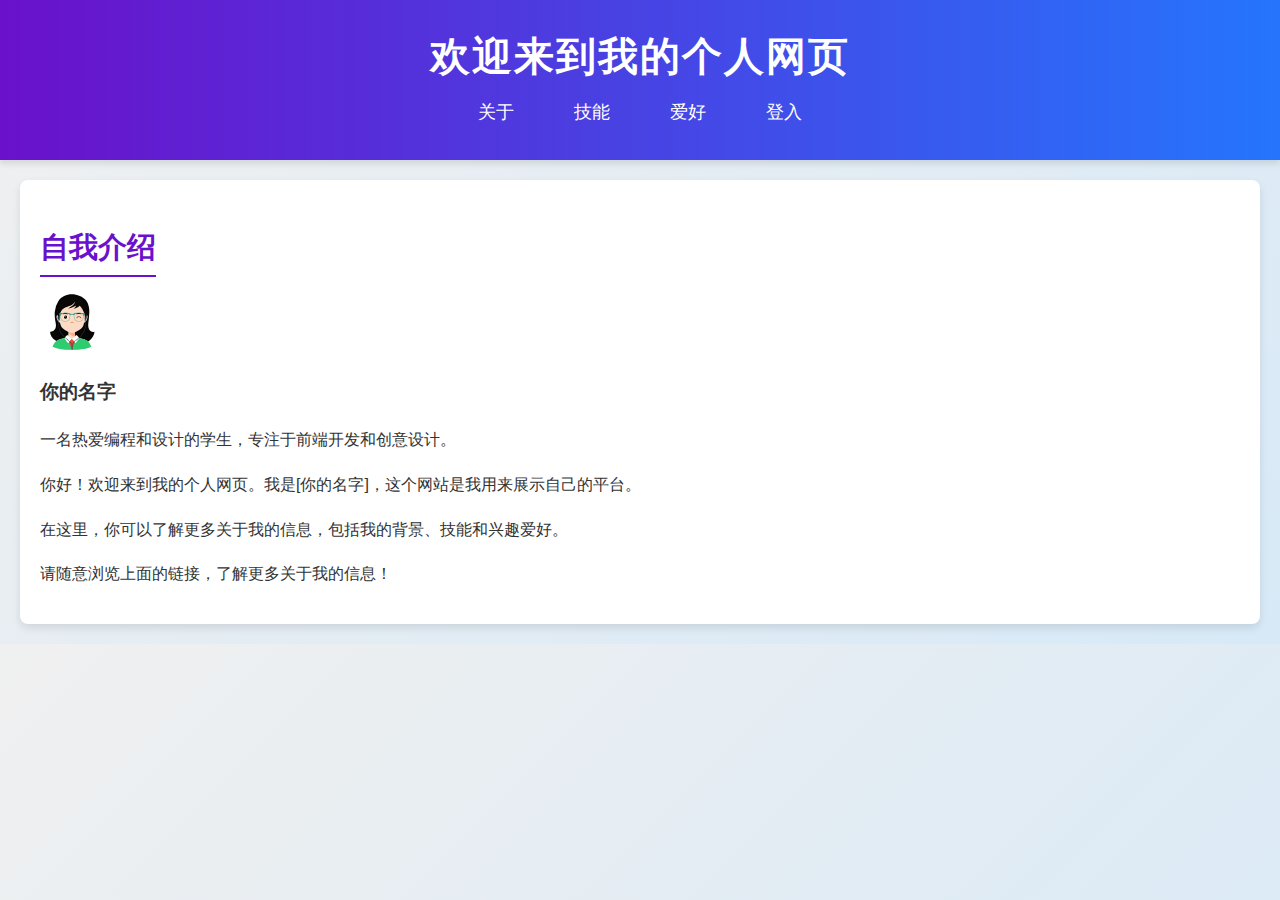
<file: index.html>
<!DOCTYPE html>
<html lang="zh">

<head>
  <meta charset="UTF-8">
  <meta name="viewport" content="width=device-width, initial-scale=1.0">
  <title>自我介绍</title>
  <link rel="stylesheet" href="style.css">
</head>

<body>
  <header>
    <h1>欢迎来到我的个人网页</h1>
    <nav>
      <ul>
        <li><a href="about.html">关于</a></li>
        <li><a href="skills.html">技能</a></li>
        <li><a href="hobbies.html">爱好</a></li>
        <li><a href="login.html">登入</a></li>
      </ul>
    </nav>
  </header>
  <main>
    <h2>自我介绍</h2>
    <section class="avatar">
      <img src="avatar.svg" alt="我的头像" class="avatar-img">
      <div class="avatar-info">
        <h3>你的名字</h3>
        <p>一名热爱编程和设计的学生，专注于前端开发和创意设计。</p>
      </div>
    </section>
    <p>你好！欢迎来到我的个人网页。我是[你的名字]，这个网站是我用来展示自己的平台。</p>
    <p>在这里，你可以了解更多关于我的信息，包括我的背景、技能和兴趣爱好。</p>
    <p>请随意浏览上面的链接，了解更多关于我的信息！</p>
  </main>
</body>

</html>
</file>
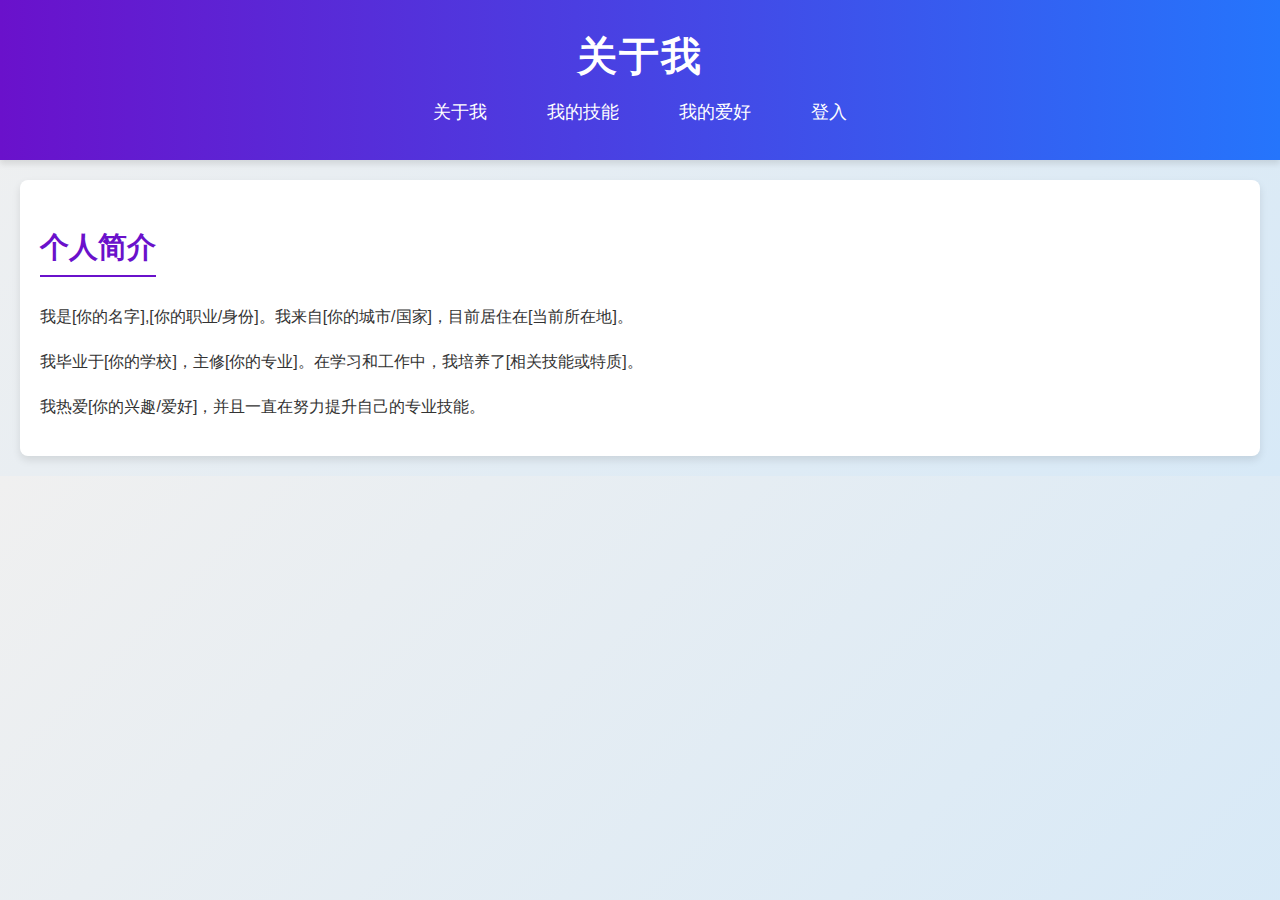
<file: about.html>
<!DOCTYPE html>
<html lang="zh">

<head>
    <meta charset="UTF-8">
    <meta name="viewport" content="width=device-width, initial-scale=1.0">
    <title>关于我</title>
    <link rel="stylesheet" href="style.css">
</head>

<body>
    <header>
        <h1>关于我</h1>
        <nav>
            <ul>
                <li><a href="about.html">关于我</a></li>
                <li><a href="skills.html">我的技能</a></li>
                <li><a href="hobbies.html">我的爱好</a></li>
                <li><a href="login.html">登入</a></li>
            </ul>
        </nav>
    </header>
    <main>
        <h2>个人简介</h2>
        <p>我是[你的名字],[你的职业/身份]。我来自[你的城市/国家]，目前居住在[当前所在地]。</p>
        <p>我毕业于[你的学校]，主修[你的专业]。在学习和工作中，我培养了[相关技能或特质]。</p>
        <p>我热爱[你的兴趣/爱好]，并且一直在努力提升自己的专业技能。</p>
    </main>
</body>

</html>
</file>
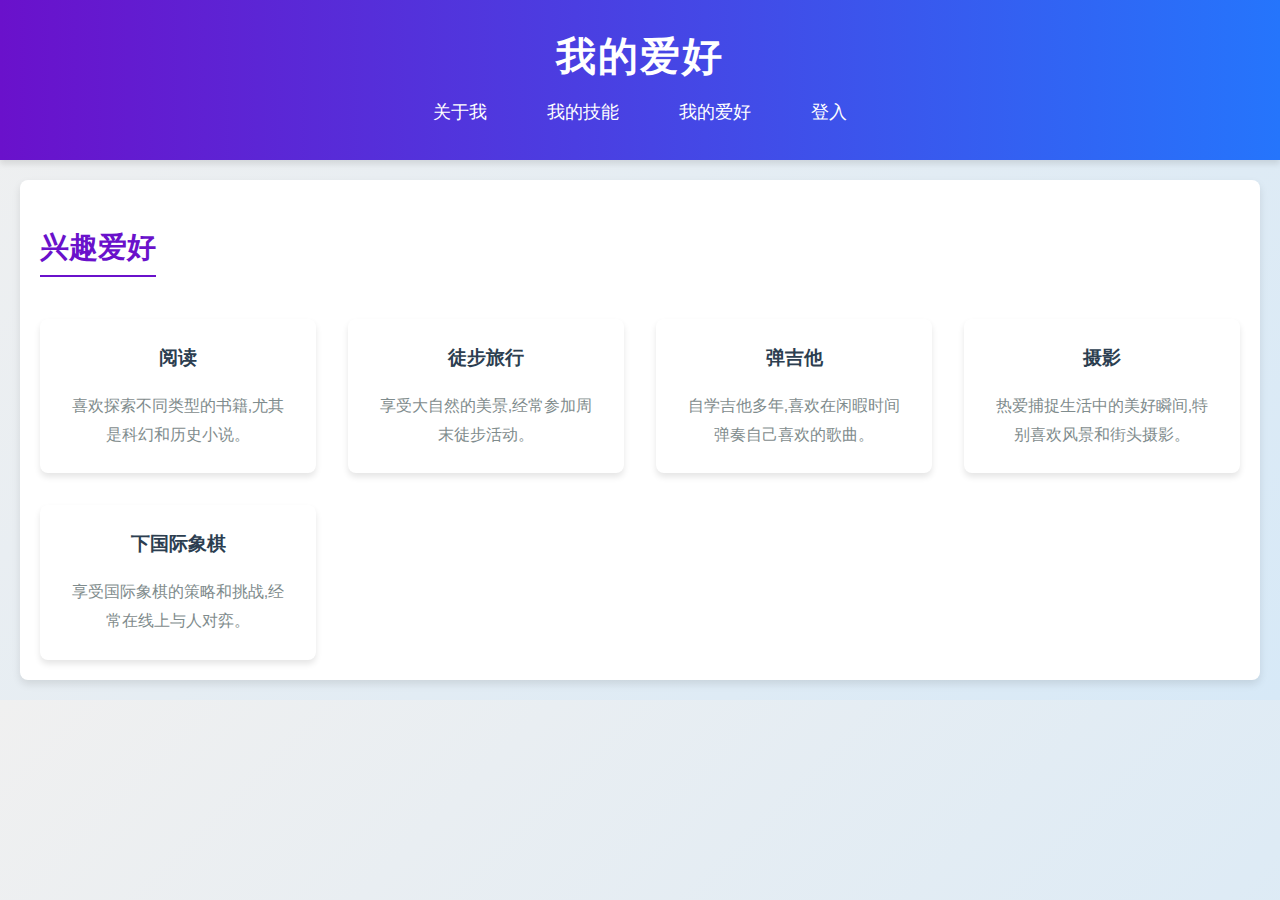
<file: hobbies.html>
<!DOCTYPE html>
<html lang="zh">

<head>
    <meta charset="UTF-8">
    <meta name="viewport" content="width=device-width, initial-scale=1.0">
    <title>我的爱好</title>
    <link rel="stylesheet" href="style.css">
</head>

<body>
    <header>
        <h1>我的爱好</h1>
        <nav>
            <ul>
                <li><a href="about.html">关于我</a></li>
                <li><a href="skills.html">我的技能</a></li>
                <li><a href="hobbies.html">我的爱好</a></li>
                <li><a href="login.html">登入</a></li>
            </ul>
        </nav>
    </header>
    <main>
        <h2>兴趣爱好</h2>
        <div class="hobbies-grid">
            <div class="hobby-card">
                <i class="fas fa-book"></i>
                <h3>阅读</h3>
                <p>喜欢探索不同类型的书籍,尤其是科幻和历史小说。</p>
            </div>
            <div class="hobby-card">
                <i class="fas fa-hiking"></i>
                <h3>徒步旅行</h3>
                <p>享受大自然的美景,经常参加周末徒步活动。</p>
            </div>
            <div class="hobby-card">
                <i class="fas fa-guitar"></i>
                <h3>弹吉他</h3>
                <p>自学吉他多年,喜欢在闲暇时间弹奏自己喜欢的歌曲。</p>
            </div>
            <div class="hobby-card">
                <i class="fas fa-camera"></i>
                <h3>摄影</h3>
                <p>热爱捕捉生活中的美好瞬间,特别喜欢风景和街头摄影。</p>
            </div>
            <div class="hobby-card">
                <i class="fas fa-chess"></i>
                <h3>下国际象棋</h3>
                <p>享受国际象棋的策略和挑战,经常在线上与人对弈。</p>
            </div>
        </div>
    </main>
</body>

</html>

<style>
    .hobbies-grid {
        display: grid;
        grid-template-columns: repeat(auto-fit, minmax(250px, 1fr));
        gap: 2rem;
        margin-top: 2rem;
    }

    .hobby-card {
        background-color: #fff;
        border-radius: 8px;
        box-shadow: 0 4px 6px rgba(0, 0, 0, 0.1);
        padding: 1.5rem;
        text-align: center;
        transition: transform 0.3s ease, box-shadow 0.3s ease;
    }

    .hobby-card:hover {
        transform: translateY(-5px);
        box-shadow: 0 6px 12px rgba(0, 0, 0, 0.15);
    }

    .hobby-card i {
        font-size: 3rem;
        color: #3498db;
        margin-bottom: 1rem;
    }

    .hobby-card h3 {
        color: #2c3e50;
        margin-top: 0;
    }

    .hobby-card p {
        margin-bottom: 0;
        color: #7f8c8d;
    }

    @media (max-width: 768px) {
        .hobbies-grid {
            grid-template-columns: 1fr;
        }
    }
</style>
</file>
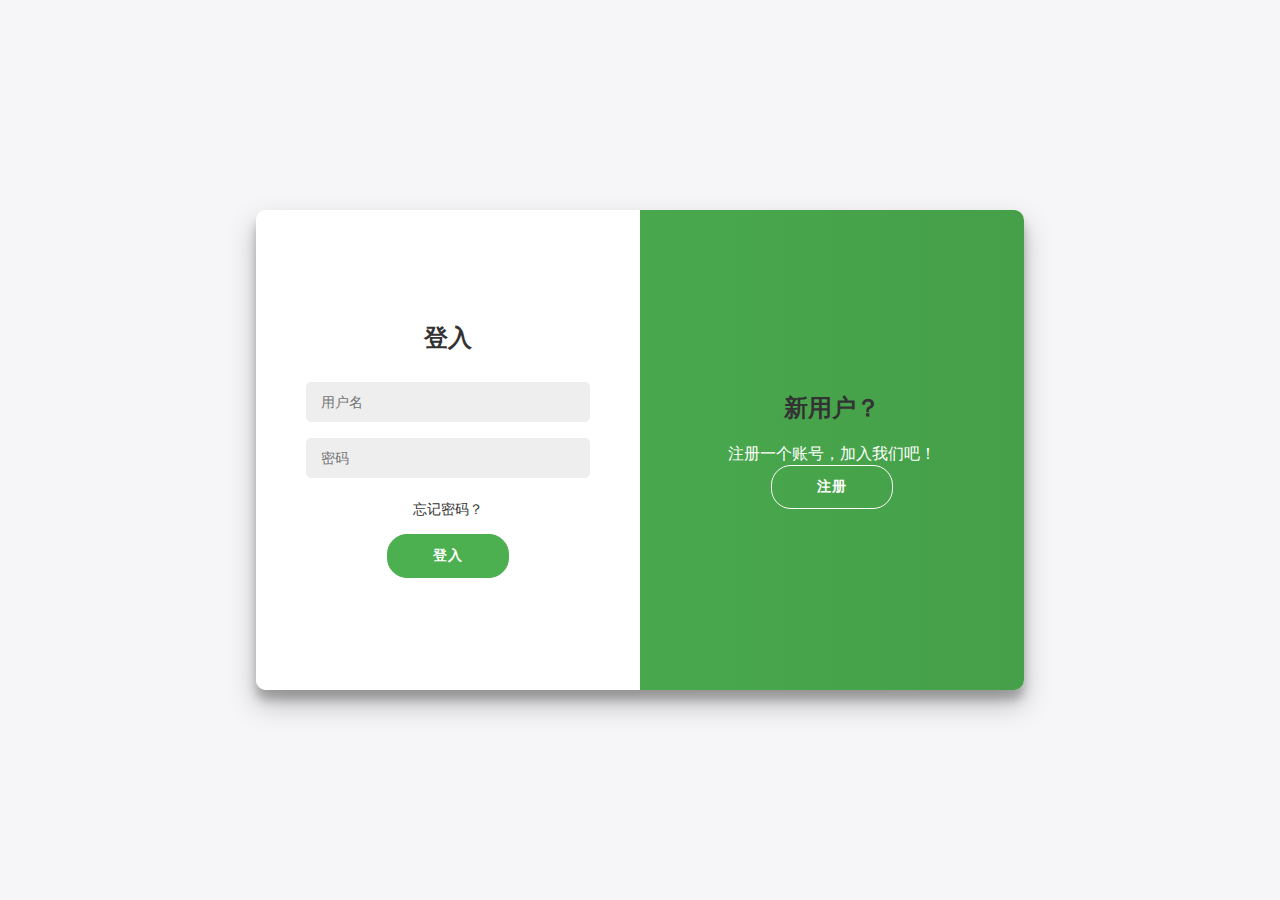
<file: login.html>
<!DOCTYPE html>
<html lang="zh">

<head>
    <meta charset="UTF-8">
    <meta name="viewport" content="width=device-width, initial-scale=1.0">
    <title>登入注册页面</title>
    <link rel="stylesheet" href="login.css">
</head>

<body>
    <div class="container">
        <div class="form-container login-container">
            <form action="#" method="post">
                <h2>登入</h2>
                <input type="text" placeholder="用户名" required>
                <input type="password" placeholder="密码" required>
                <a href="#">忘记密码？</a>
                <button type="submit">登入</button>
            </form>
        </div>
        <div class="form-container register-container">
            <form action="#" method="post">
                <h2>注册</h2>
                <input type="text" placeholder="用户名" required>
                <input type="email" placeholder="邮箱" required>
                <input type="password" placeholder="密码" required>
                <button type="submit">注册</button>
            </form>
        </div>
        <div class="overlay-container">
            <div class="overlay">
                <div class="overlay-panel overlay-left">
                    <h2>欢迎回来！</h2>
                    <p>请输入您的信息以便登录。</p>
                    <button class="ghost" id="login">登入</button>
                </div>
                <div class="overlay-panel overlay-right">
                    <h2>新用户？</h2>
                    <p>注册一个账号，加入我们吧！</p>
                    <button class="ghost" id="register">注册</button>
                </div>
            </div>
        </div>
    </div>
</body>

</html>
</file>
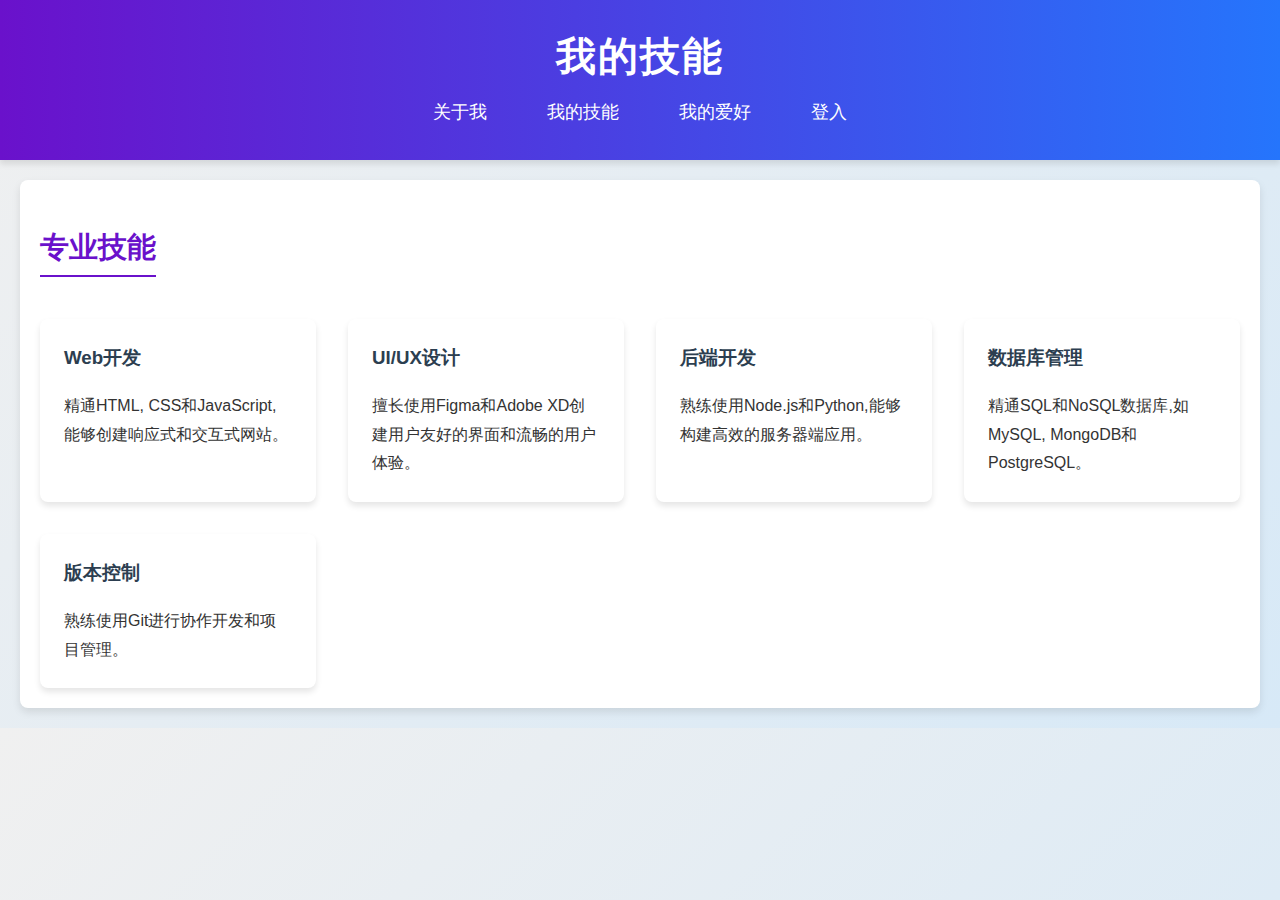
<file: skills.html>
<!DOCTYPE html>
<html lang="zh">

<head>
    <meta charset="UTF-8">
    <meta name="viewport" content="width=device-width, initial-scale=1.0">
    <title>我的技能</title>
    <link rel="stylesheet" href="style.css">
</head>

<body>
    <header>
        <h1>我的技能</h1>
        <nav>
            <ul>
                <li><a href="about.html">关于我</a></li>
                <li><a href="skills.html">我的技能</a></li>
                <li><a href="hobbies.html">我的爱好</a></li>
                <li><a href="login.html">登入</a></li>
            </ul>
        </nav>
    </header>
    <main>
        <h2>专业技能</h2>
        <div class="skills-grid">
            <div class="skill-card">
                <h3>Web开发</h3>
                <p>精通HTML, CSS和JavaScript,能够创建响应式和交互式网站。</p>
            </div>
            <div class="skill-card">
                <h3>UI/UX设计</h3>
                <p>擅长使用Figma和Adobe XD创建用户友好的界面和流畅的用户体验。</p>
            </div>
            <div class="skill-card">
                <h3>后端开发</h3>
                <p>熟练使用Node.js和Python,能够构建高效的服务器端应用。</p>
            </div>
            <div class="skill-card">
                <h3>数据库管理</h3>
                <p>精通SQL和NoSQL数据库,如MySQL, MongoDB和PostgreSQL。</p>
            </div>
            <div class="skill-card">
                <h3>版本控制</h3>
                <p>熟练使用Git进行协作开发和项目管理。</p>
            </div>
        </div>
    </main>
</body>

</html>

<style>
    .skills-grid {
        display: grid;
        grid-template-columns: repeat(auto-fit, minmax(250px, 1fr));
        gap: 2rem;
        margin-top: 2rem;
    }

    .skill-card {
        background-color: #fff;
        border-radius: 8px;
        box-shadow: 0 4px 6px rgba(0, 0, 0, 0.1);
        padding: 1.5rem;
        transition: transform 0.3s ease;
    }

    .skill-card:hover {
        transform: translateY(-5px);
    }

    .skill-card h3 {
        color: #2c3e50;
        margin-top: 0;
    }

    .skill-card p {
        margin-bottom: 0;
    }

    @media (max-width: 768px) {
        .skills-grid {
            grid-template-columns: 1fr;
        }
    }
</style>
</file>
<file: style.css>
body {
  font-family: 'Arial', sans-serif;
  line-height: 1.6;
  margin: 0;
  padding: 0;
  background: linear-gradient(135deg, #f0f0f0, #d7e9f7);
  color: #333;
}

header {
  background: linear-gradient(90deg, #6a11cb, #2575fc);
  color: white;
  text-align: center;
  padding: 1.5rem 0;
  box-shadow: 0 4px 6px rgba(0, 0, 0, 0.1);
}

header h1 {
  margin: 0;
  font-size: 2.5rem;
  letter-spacing: 2px;
}

nav {
  display: flex;
  justify-content: center;
  padding: 10px 0;
}

nav ul {
  display: flex;
  list-style: none;
  margin: 0;
  padding: 0;
}

nav ul li {
  margin: 0 15px;
}

nav ul li a {
  text-decoration: none;
  color: white;
  font-size: 1.1rem;
  padding: 8px 15px;
  border-radius: 5px;
  transition: background-color 0.3s, transform 0.2s;
}

nav ul li a:hover {
  background-color: #ffe400;
  color: #333;
  transform: scale(1.1);
}

main {
  padding: 20px;
  max-width: 1200px;
  margin: 20px auto;
  background: white;
  box-shadow: 0 4px 8px rgba(0, 0, 0, 0.1);
  border-radius: 8px;
}

main h2 {
  font-size: 1.8rem;
  margin-bottom: 10px;
  color: #6a11cb;
  border-bottom: 2px solid #6a11cb;
  display: inline-block;
  padding-bottom: 5px;
}

main p {
  margin-bottom: 15px;
  font-size: 1rem;
  line-height: 1.8;
}

nav ul li a:hover {
  color: white;
  background: rgba(255, 255, 255, 0.3);
  padding: 5px 10px;
  border-radius: 4px;
}

@media (max-width: 768px) {
  nav ul li {
    display: block;
    margin-bottom: 10px;
  }

  header h1 {
    font-size: 2rem;
  }
}
</file>
<file: login.css>
* {
    box-sizing: border-box;
    margin: 0;
    padding: 0;
}

body {
    font-family: 'Noto Sans SC', sans-serif;
    background: #f6f5f7;
    display: flex;
    justify-content: center;
    align-items: center;
    flex-direction: column;
    height: 100vh;
}

.container {
    background-color: #fff;
    border-radius: 10px;
    box-shadow: 0 14px 28px rgba(0, 0, 0, 0.25), 0 10px 10px rgba(0, 0, 0, 0.22);
    position: relative;
    overflow: hidden;
    width: 768px;
    max-width: 100%;
    min-height: 480px;
}

.form-container {
    position: absolute;
    top: 0;
    height: 100%;
    transition: all 0.6s ease-in-out;
}

.login-container {
    left: 0;
    width: 50%;
    z-index: 2;
}

.register-container {
    left: 0;
    width: 50%;
    opacity: 0;
    z-index: 1;
}

form {
    background-color: #FFFFFF;
    display: flex;
    align-items: center;
    justify-content: center;
    flex-direction: column;
    padding: 0 50px;
    height: 100%;
    text-align: center;
}

h2 {
    font-weight: bold;
    margin-bottom: 20px;
    color: #333;
}

input {
    background-color: #eee;
    border: none;
    border-radius: 5px;
    padding: 12px 15px;
    margin: 8px 0;
    width: 100%;
    font-size: 14px;
}

button {
    border-radius: 20px;
    border: 1px solid #4CAF50;
    background-color: #4CAF50;
    color: #FFFFFF;
    font-size: 14px;
    font-weight: bold;
    padding: 12px 45px;
    letter-spacing: 1px;
    text-transform: uppercase;
    transition: transform 80ms ease-in;
    cursor: pointer;
}

button:active {
    transform: scale(0.95);
}

button:focus {
    outline: none;
}

button.ghost {
    background-color: transparent;
    border-color: #FFFFFF;
}

a {
    color: #333;
    font-size: 14px;
    text-decoration: none;
    margin: 15px 0;
}

.overlay-container {
    position: absolute;
    top: 0;
    left: 50%;
    width: 50%;
    height: 100%;
    overflow: hidden;
    transition: transform 0.6s ease-in-out;
    z-index: 100;
}

.overlay {
    background: #4CAF50;
    background: linear-gradient(to right, #4CAF50, #45a049);
    background-repeat: no-repeat;
    background-size: cover;
    background-position: 0 0;
    color: #FFFFFF;
    position: relative;
    left: -100%;
    height: 100%;
    width: 200%;
    transform: translateX(0);
    transition: transform 0.6s ease-in-out;
}

.overlay-panel {
    position: absolute;
    display: flex;
    align-items: center;
    justify-content: center;
    flex-direction: column;
    padding: 0 40px;
    text-align: center;
    top: 0;
    height: 100%;
    width: 50%;
    transform: translateX(0);
    transition: transform 0.6s ease-in-out;
}

.overlay-left {
    transform: translateX(-20%);
}

.overlay-right {
    right: 0;
    transform: translateX(0);
}

.container.right-panel-active .login-container {
    transform: translateX(100%);
}

.container.right-panel-active .register-container {
    transform: translateX(100%);
    opacity: 1;
    z-index: 5;
}

.container.right-panel-active .overlay-container {
    transform: translateX(-100%);
}

.container.right-panel-active .overlay {
    transform: translateX(50%);
}

.container.right-panel-active .overlay-left {
    transform: translateX(0);
}

.container.right-panel-active .overlay-right {
    transform: translateX(20%);
}
</file>
